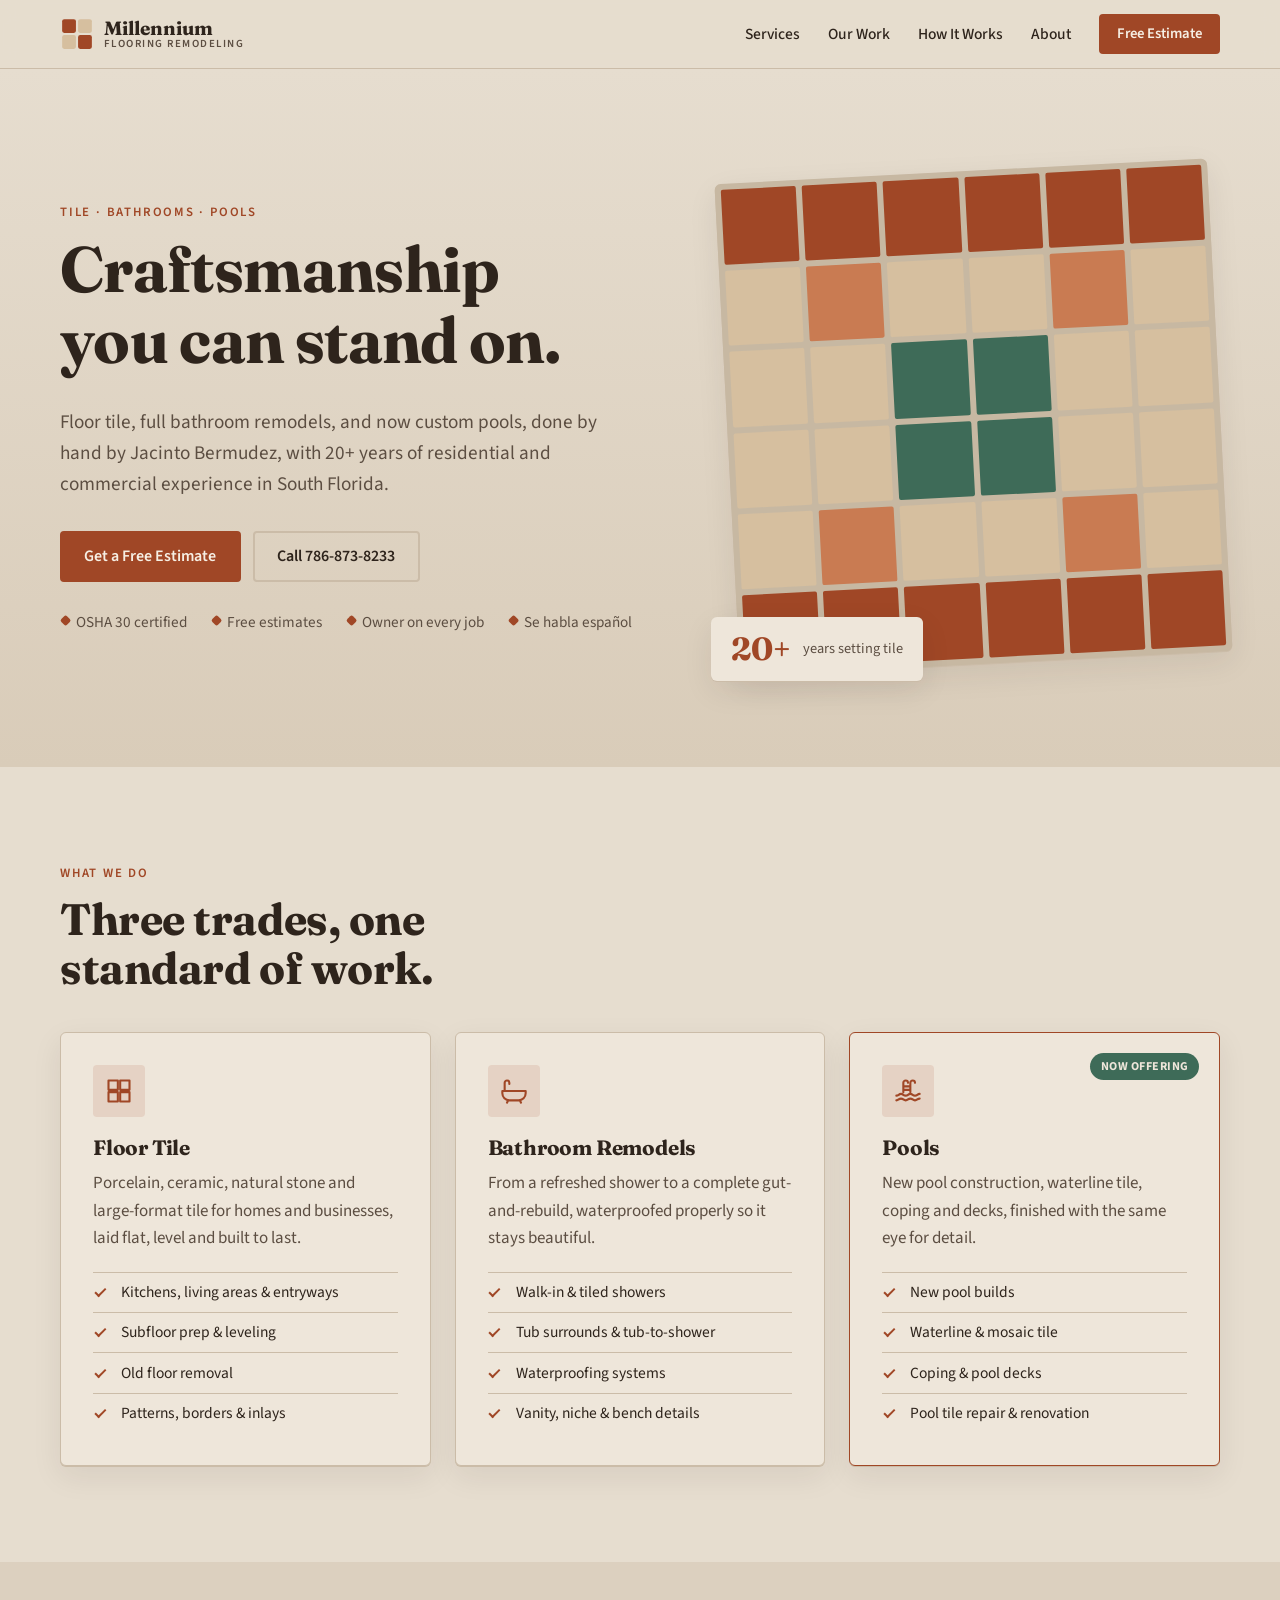
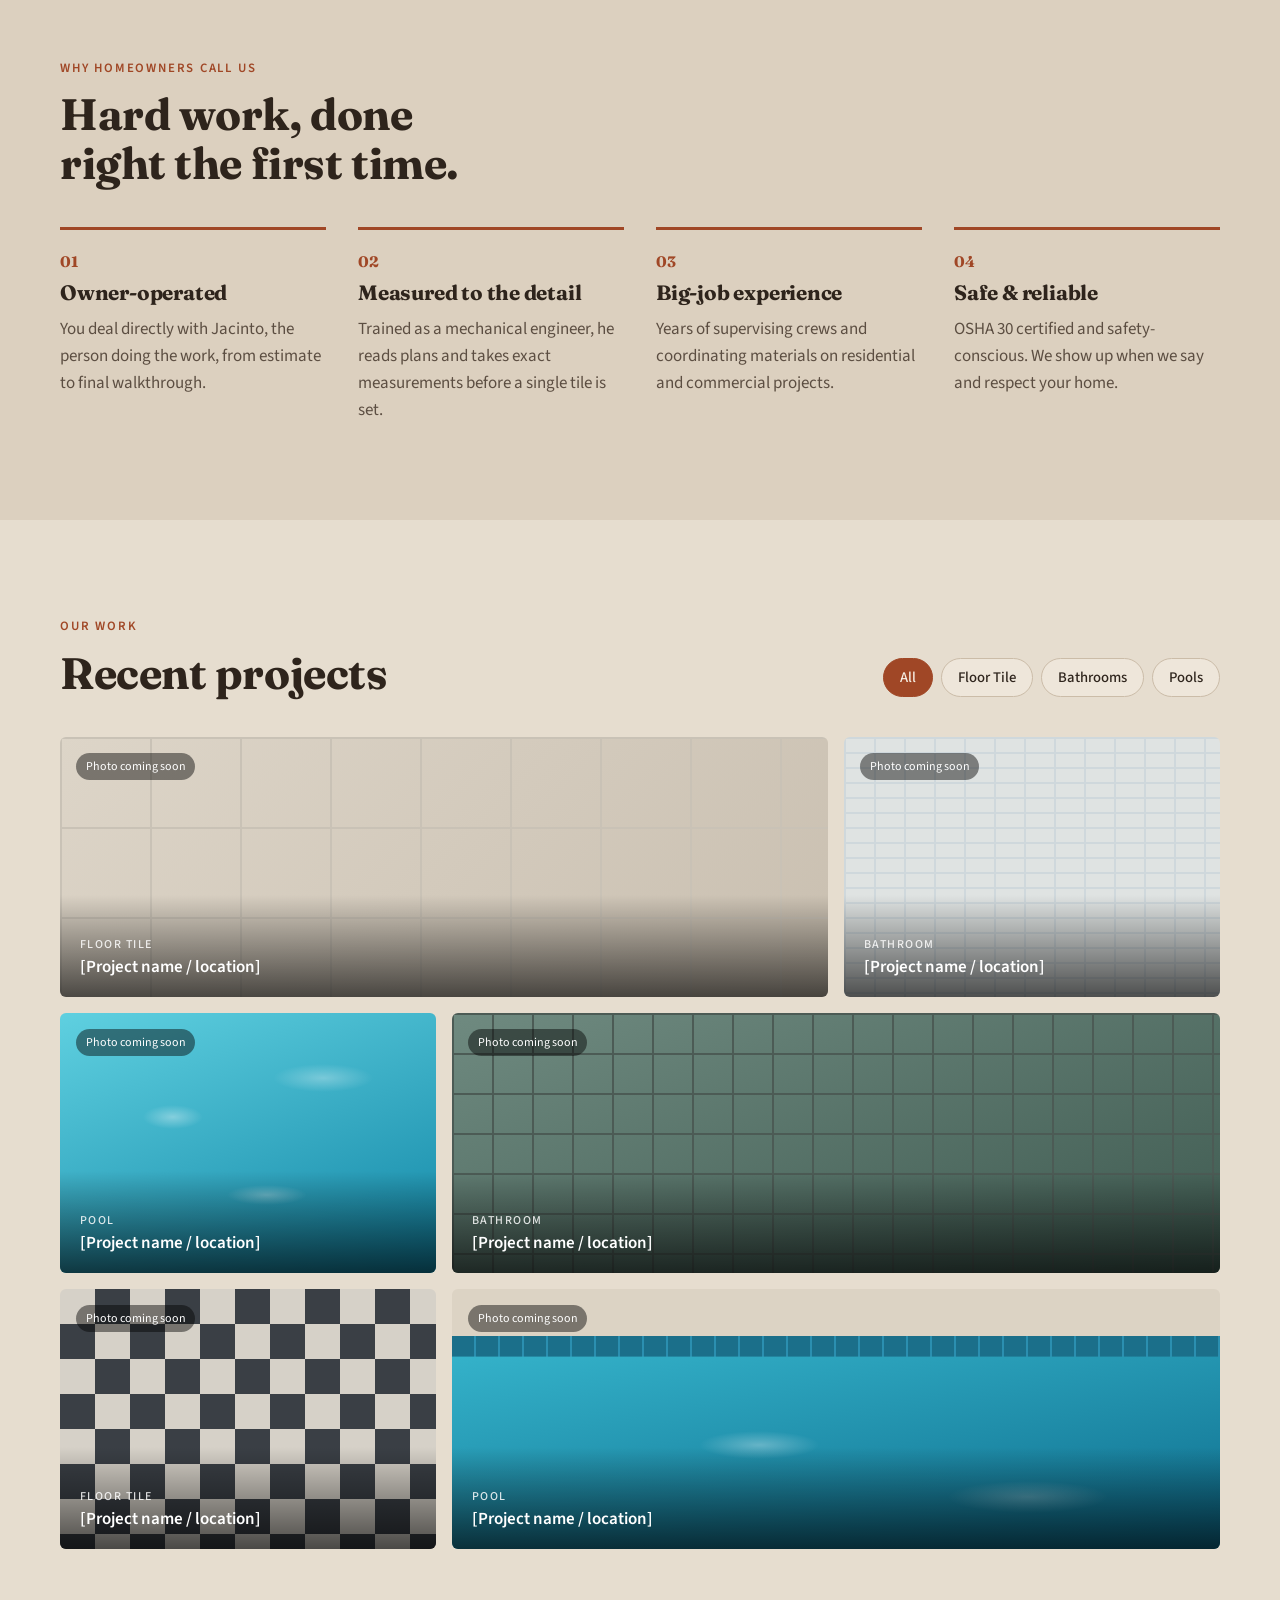
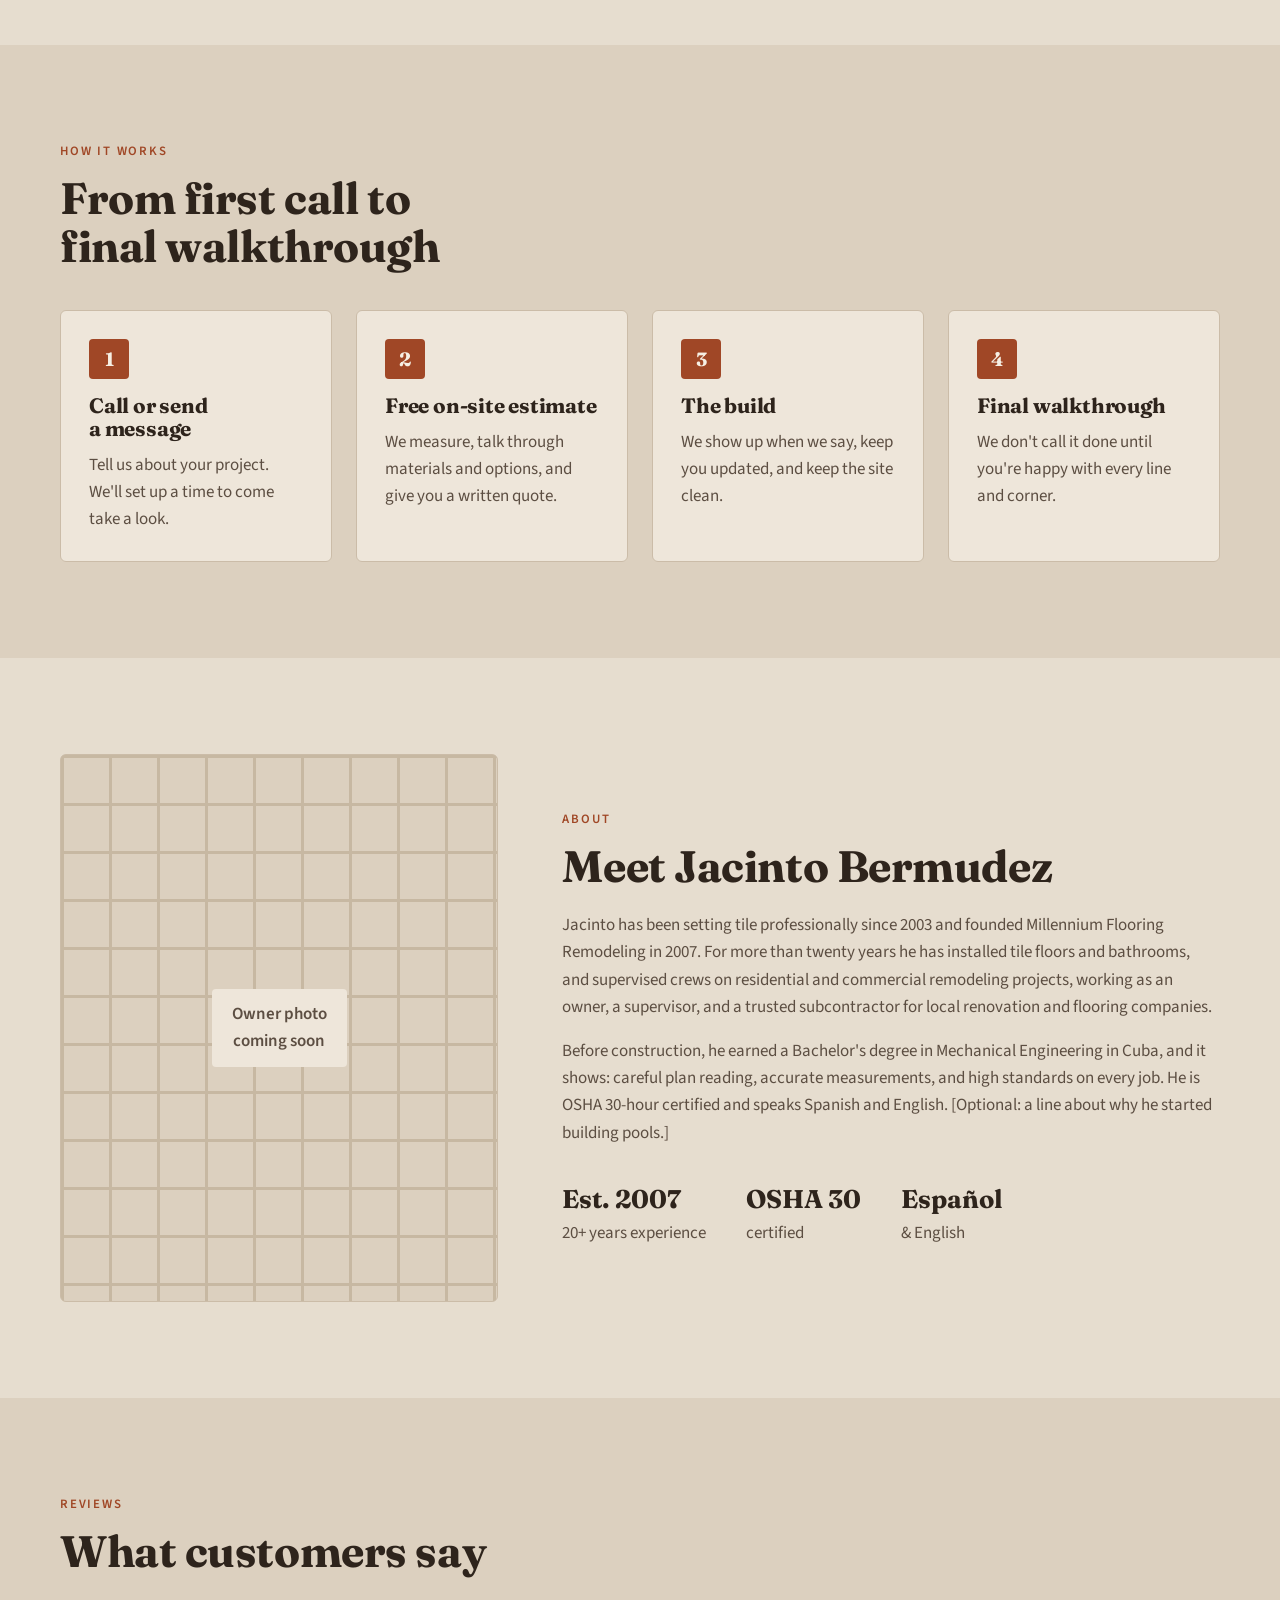
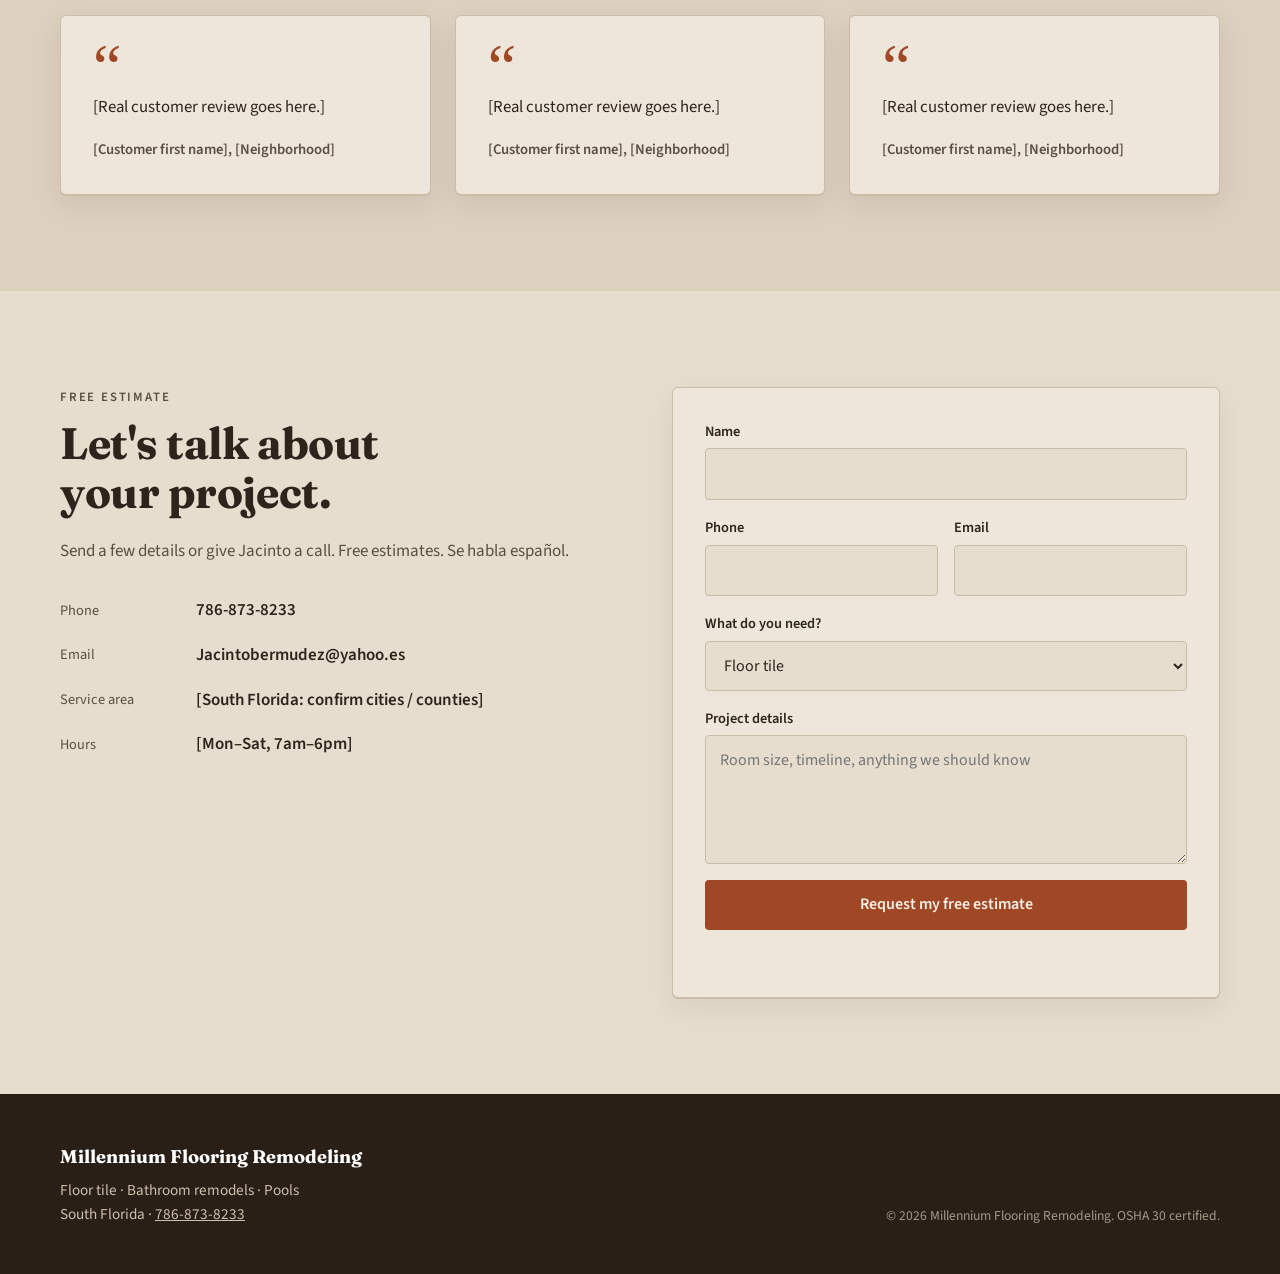
<file: index.html>
<!doctype html>
<!--
  Main site page.
  - Text in [square brackets] (wrapped in <span class="todo">) is placeholder content
    still waiting on real details. See CONTENT-NEEDED.md for the full checklist.
  - Highlight every placeholder:      index.html?todo
-->
<html lang="en">
<head>
  <meta charset="utf-8">
  <meta name="viewport" content="width=device-width, initial-scale=1">
  <title>Millennium Flooring Remodeling | Floor Tile, Bathrooms &amp; Pools</title>
  <meta name="description" content="Millennium Flooring Remodeling: professional floor tile installation, bathroom remodeling and pools by Jacinto Bermudez, 20+ years experience. Se habla español. Free estimates.">

  <link rel="preconnect" href="https://fonts.googleapis.com">
  <link rel="preconnect" href="https://fonts.gstatic.com" crossorigin>
  <link href="https://fonts.googleapis.com/css2?family=Fraunces:opsz,wght@9..144,600;9..144,700&family=Source+Sans+3:wght@400;600&display=swap" rel="stylesheet">
  <link rel="stylesheet" href="css/styles.css">
</head>
<body>
  <a class="skip-link" href="#main">Skip to content</a>

  <!-- ============ HEADER ============ -->
  <header class="site-header">
    <div class="container header-inner">
      <a class="brand" href="#top" aria-label="Home">
        <svg class="brand-mark" viewBox="0 0 32 32" aria-hidden="true">
          <rect x="2" y="2" width="13" height="13" rx="2"/>
          <rect x="17" y="2" width="13" height="13" rx="2" class="alt"/>
          <rect x="2" y="17" width="13" height="13" rx="2" class="alt"/>
          <rect x="17" y="17" width="13" height="13" rx="2"/>
        </svg>
        <span class="brand-name">Millennium<small>Flooring Remodeling</small></span>
      </a>

      <button class="nav-toggle" aria-expanded="false" aria-controls="site-nav">
        <span class="sr-only">Menu</span>
        <span class="bar"></span><span class="bar"></span><span class="bar"></span>
      </button>

      <nav id="site-nav" class="site-nav" aria-label="Main">
        <a href="#services">Services</a>
        <a href="#work">Our Work</a>
        <a href="#process">How It Works</a>
        <a href="#about">About</a>
        <a href="#contact" class="btn btn-small">Free Estimate</a>
      </nav>
    </div>
  </header>

  <main id="main">
    <!-- ============ HERO ============ -->
    <section class="hero" id="top">
      <div class="container hero-inner">
        <div class="hero-copy">
          <p class="eyebrow">Tile &middot; Bathrooms &middot; Pools</p>
          <h1>Craftsmanship you can stand on.</h1>
          <p class="lead">
            Floor tile, full bathroom remodels, and now custom pools, done by hand
            by Jacinto Bermudez, with 20+ years of residential and commercial
            experience in <span class="todo">South Florida</span>.
          </p>
          <div class="hero-actions">
            <a href="#contact" class="btn">Get a Free Estimate</a>
            <a href="tel:+17868738233" class="btn btn-ghost">Call 786-873-8233</a>
          </div>
          <ul class="trust">
            <li>OSHA 30 certified</li>
            <li>Free estimates</li>
            <li>Owner on every job</li>
            <li lang="es">Se habla español</li>
          </ul>
        </div>

        <div class="hero-art" aria-hidden="true">
          <div class="mosaic">
            <!-- 36 decorative tiles, colored in CSS -->
            <i></i><i></i><i></i><i></i><i></i><i></i>
            <i></i><i></i><i></i><i></i><i></i><i></i>
            <i></i><i></i><i></i><i></i><i></i><i></i>
            <i></i><i></i><i></i><i></i><i></i><i></i>
            <i></i><i></i><i></i><i></i><i></i><i></i>
            <i></i><i></i><i></i><i></i><i></i><i></i>
          </div>
          <div class="hero-badge">
            <strong>20+</strong>
            <span>years setting tile</span>
          </div>
        </div>
      </div>
    </section>

    <!-- ============ SERVICES ============ -->
    <section class="section" id="services">
      <div class="container">
        <header class="section-head">
          <p class="eyebrow">What we do</p>
          <h2>Three trades, one standard of work.</h2>
        </header>

        <div class="cards">
          <article class="card service">
            <div class="service-icon">
              <svg viewBox="0 0 24 24" aria-hidden="true"><path d="M3 3h8v8H3zM13 3h8v8h-8zM3 13h8v8H3zM13 13h8v8h-8z"/></svg>
            </div>
            <h3>Floor Tile</h3>
            <p>Porcelain, ceramic, natural stone and large-format tile for homes and businesses, laid flat, level and built to last.</p>
            <ul class="checklist">
              <li>Kitchens, living areas &amp; entryways</li>
              <li>Subfloor prep &amp; leveling</li>
              <li>Old floor removal</li>
              <li>Patterns, borders &amp; inlays</li>
            </ul>
          </article>

          <article class="card service">
            <div class="service-icon">
              <svg viewBox="0 0 24 24" aria-hidden="true"><path d="M4 12V5a2 2 0 0 1 4 0v1M2 12h20v2a6 6 0 0 1-6 6H8a6 6 0 0 1-6-6zM7 20l-1 2M17 20l1 2"/></svg>
            </div>
            <h3>Bathroom Remodels</h3>
            <p>From a refreshed shower to a complete gut-and-rebuild, waterproofed properly so it stays beautiful.</p>
            <ul class="checklist">
              <li>Walk-in &amp; tiled showers</li>
              <li>Tub surrounds &amp; tub-to-shower</li>
              <li>Waterproofing systems</li>
              <li>Vanity, niche &amp; bench details</li>
            </ul>
          </article>

          <article class="card service is-new">
            <span class="tag">Now offering</span>
            <div class="service-icon">
              <svg viewBox="0 0 24 24" aria-hidden="true"><path d="M2 16c2 0 2-1.5 4-1.5S8 16 10 16s2-1.5 4-1.5 2 1.5 4 1.5 2-1.5 4-1.5M2 20c2 0 2-1.5 4-1.5S8 20 10 20s2-1.5 4-1.5 2 1.5 4 1.5 2-1.5 4-1.5M8 13V5a2 2 0 0 1 4 0M14 13V5a2 2 0 0 1 4 0M8 8h6M8 11h6"/></svg>
            </div>
            <h3>Pools</h3>
            <p>New pool construction, waterline tile, coping and decks, finished with the same eye for detail.</p>
            <ul class="checklist">
              <li>New pool builds</li>
              <li>Waterline &amp; mosaic tile</li>
              <li>Coping &amp; pool decks</li>
              <li>Pool tile repair &amp; renovation</li>
            </ul>
          </article>
        </div>
      </div>
    </section>

    <!-- ============ WHY US ============ -->
    <section class="section section-alt">
      <div class="container why">
        <header class="section-head">
          <p class="eyebrow">Why homeowners call us</p>
          <h2>Hard work, done right the first time.</h2>
        </header>
        <div class="why-grid">
          <div class="why-item">
            <span class="why-num">01</span>
            <h3>Owner-operated</h3>
            <p>You deal directly with Jacinto, the person doing the work, from estimate to final walkthrough.</p>
          </div>
          <div class="why-item">
            <span class="why-num">02</span>
            <h3>Measured to the detail</h3>
            <p>Trained as a mechanical engineer, he reads plans and takes exact measurements before a single tile is set.</p>
          </div>
          <div class="why-item">
            <span class="why-num">03</span>
            <h3>Big-job experience</h3>
            <p>Years of supervising crews and coordinating materials on residential and commercial projects.</p>
          </div>
          <div class="why-item">
            <span class="why-num">04</span>
            <h3>Safe &amp; reliable</h3>
            <p>OSHA 30 certified and safety-conscious. We show up when we say and respect your home.</p>
          </div>
        </div>
      </div>
    </section>

    <!-- ============ GALLERY ============ -->
    <section class="section" id="work">
      <div class="container">
        <header class="section-head section-head-row">
          <div>
            <p class="eyebrow">Our work</p>
            <h2>Recent projects</h2>
          </div>
          <div class="filters" role="group" aria-label="Filter projects">
            <button class="filter is-active" data-filter="all">All</button>
            <button class="filter" data-filter="tile">Floor Tile</button>
            <button class="filter" data-filter="bath">Bathrooms</button>
            <button class="filter" data-filter="pool">Pools</button>
          </div>
        </header>

        <!-- TODO: replace placeholders with real photos, e.g.
             <img src="images/kitchen-floor.jpg" alt="Large-format porcelain kitchen floor"> -->
        <div class="gallery">
          <figure class="shot ph-tile wide" data-cat="tile">
            <figcaption><span class="shot-cat">Floor Tile</span><span class="todo">[Project name / location]</span></figcaption>
          </figure>
          <figure class="shot ph-bath" data-cat="bath">
            <figcaption><span class="shot-cat">Bathroom</span><span class="todo">[Project name / location]</span></figcaption>
          </figure>
          <figure class="shot ph-pool" data-cat="pool">
            <figcaption><span class="shot-cat">Pool</span><span class="todo">[Project name / location]</span></figcaption>
          </figure>
          <figure class="shot ph-bath-2 wide" data-cat="bath">
            <figcaption><span class="shot-cat">Bathroom</span><span class="todo">[Project name / location]</span></figcaption>
          </figure>
          <figure class="shot ph-tile-2" data-cat="tile">
            <figcaption><span class="shot-cat">Floor Tile</span><span class="todo">[Project name / location]</span></figcaption>
          </figure>
          <figure class="shot ph-pool-2 wide" data-cat="pool">
            <figcaption><span class="shot-cat">Pool</span><span class="todo">[Project name / location]</span></figcaption>
          </figure>
        </div>
      </div>
    </section>

    <!-- ============ PROCESS ============ -->
    <section class="section section-alt" id="process">
      <div class="container">
        <header class="section-head">
          <p class="eyebrow">How it works</p>
          <h2>From first call to final walkthrough</h2>
        </header>
        <ol class="steps">
          <li>
            <h3>Call or send a message</h3>
            <p>Tell us about your project. We'll set up a time to come take a look.</p>
          </li>
          <li>
            <h3>Free on-site estimate</h3>
            <p>We measure, talk through materials and options, and give you a written quote.</p>
          </li>
          <li>
            <h3>The build</h3>
            <p>We show up when we say, keep you updated, and keep the site clean.</p>
          </li>
          <li>
            <h3>Final walkthrough</h3>
            <p>We don't call it done until you're happy with every line and corner.</p>
          </li>
        </ol>
      </div>
    </section>

    <!-- ============ ABOUT ============ -->
    <section class="section" id="about">
      <div class="container about">
        <div class="about-photo" aria-label="Photo of Jacinto (coming soon)">
          <span>Owner photo<br>coming soon</span>
        </div>
        <div class="about-copy">
          <p class="eyebrow">About</p>
          <h2>Meet Jacinto Bermudez</h2>
          <p>
            Jacinto has been setting tile professionally since 2003 and founded Millennium Flooring Remodeling
            in 2007. For more than twenty years he has installed tile floors
            and bathrooms, and supervised crews on residential and commercial remodeling projects, working
            as an owner, a supervisor, and a trusted subcontractor for local renovation and flooring companies.
          </p>
          <p>
            Before construction, he earned a Bachelor's degree in Mechanical Engineering in Cuba, and it shows:
            careful plan reading, accurate measurements, and high standards on every job. He is OSHA 30-hour
            certified and speaks Spanish and English.
            <span class="todo">[Optional: a line about why he started building pools.]</span>
          </p>
          <ul class="facts">
            <li><strong>Est. 2007</strong> 20+ years experience</li>
            <li><strong>OSHA 30</strong> certified</li>
            <li><strong>Español</strong> &amp; English</li>
          </ul>
        </div>
      </div>
    </section>

    <!-- ============ REVIEWS ============ -->
    <section class="section section-alt">
      <div class="container">
        <header class="section-head">
          <p class="eyebrow">Reviews</p>
          <h2>What customers say</h2>
        </header>
        <!-- TODO: use real reviews only (with permission), e.g. copied from Google / Facebook / Yelp. -->
        <div class="cards reviews">
          <blockquote class="card review">
            <p><span class="todo">[Real customer review goes here.]</span></p>
            <footer><span class="todo">[Customer first name]</span>, <span class="todo">[Neighborhood]</span></footer>
          </blockquote>
          <blockquote class="card review">
            <p><span class="todo">[Real customer review goes here.]</span></p>
            <footer><span class="todo">[Customer first name]</span>, <span class="todo">[Neighborhood]</span></footer>
          </blockquote>
          <blockquote class="card review">
            <p><span class="todo">[Real customer review goes here.]</span></p>
            <footer><span class="todo">[Customer first name]</span>, <span class="todo">[Neighborhood]</span></footer>
          </blockquote>
        </div>
      </div>
    </section>

    <!-- ============ CONTACT ============ -->
    <section class="section contact-section" id="contact">
      <div class="container contact">
        <div class="contact-info">
          <p class="eyebrow">Free estimate</p>
          <h2>Let's talk about your project.</h2>
          <p>Send a few details or give Jacinto a call. Free estimates. Se habla español.</p>
          <dl class="contact-list">
            <div><dt>Phone</dt><dd><a href="tel:+17868738233">786-873-8233</a></dd></div>
            <div><dt>Email</dt><dd><a href="mailto:Jacintobermudez@yahoo.es">Jacintobermudez@yahoo.es</a></dd></div>
            <div><dt>Service area</dt><dd><span class="todo">[South Florida: confirm cities / counties]</span></dd></div>
            <div><dt>Hours</dt><dd><span class="todo">[Mon–Sat, 7am–6pm]</span></dd></div>
          </dl>
        </div>

        <!-- TODO: connect to a form service (e.g. Formspree / Netlify Forms) by setting action="" -->
        <form class="card contact-form" action="" method="post" novalidate>
          <div class="field">
            <label for="f-name">Name</label>
            <input id="f-name" name="name" autocomplete="name" required>
          </div>
          <div class="field-row">
            <div class="field">
              <label for="f-phone">Phone</label>
              <input id="f-phone" name="phone" type="tel" autocomplete="tel" required>
            </div>
            <div class="field">
              <label for="f-email">Email</label>
              <input id="f-email" name="email" type="email" autocomplete="email">
            </div>
          </div>
          <div class="field">
            <label for="f-service">What do you need?</label>
            <select id="f-service" name="service">
              <option>Floor tile</option>
              <option>Bathroom remodel</option>
              <option>Pool</option>
              <option>Something else</option>
            </select>
          </div>
          <div class="field">
            <label for="f-msg">Project details</label>
            <textarea id="f-msg" name="message" rows="4" placeholder="Room size, timeline, anything we should know"></textarea>
          </div>
          <button class="btn btn-block" type="submit">Request my free estimate</button>
          <p class="form-status" role="status" aria-live="polite"></p>
        </form>
      </div>
    </section>
  </main>

  <!-- ============ FOOTER ============ -->
  <footer class="site-footer">
    <div class="container footer-inner">
      <div>
        <strong>Millennium Flooring Remodeling</strong>
        <p>Floor tile &middot; Bathroom remodels &middot; Pools<br><span class="todo">South Florida</span> &middot; <a href="tel:+17868738233">786-873-8233</a></p>
      </div>
      <!-- TODO: add "Licensed & insured" + license # here once confirmed -->
      <p class="fine">&copy; <span data-year></span> Millennium Flooring Remodeling. OSHA 30 certified.</p>
    </div>
  </footer>

  <script src="js/main.js"></script>
</body>
</html>
</file>
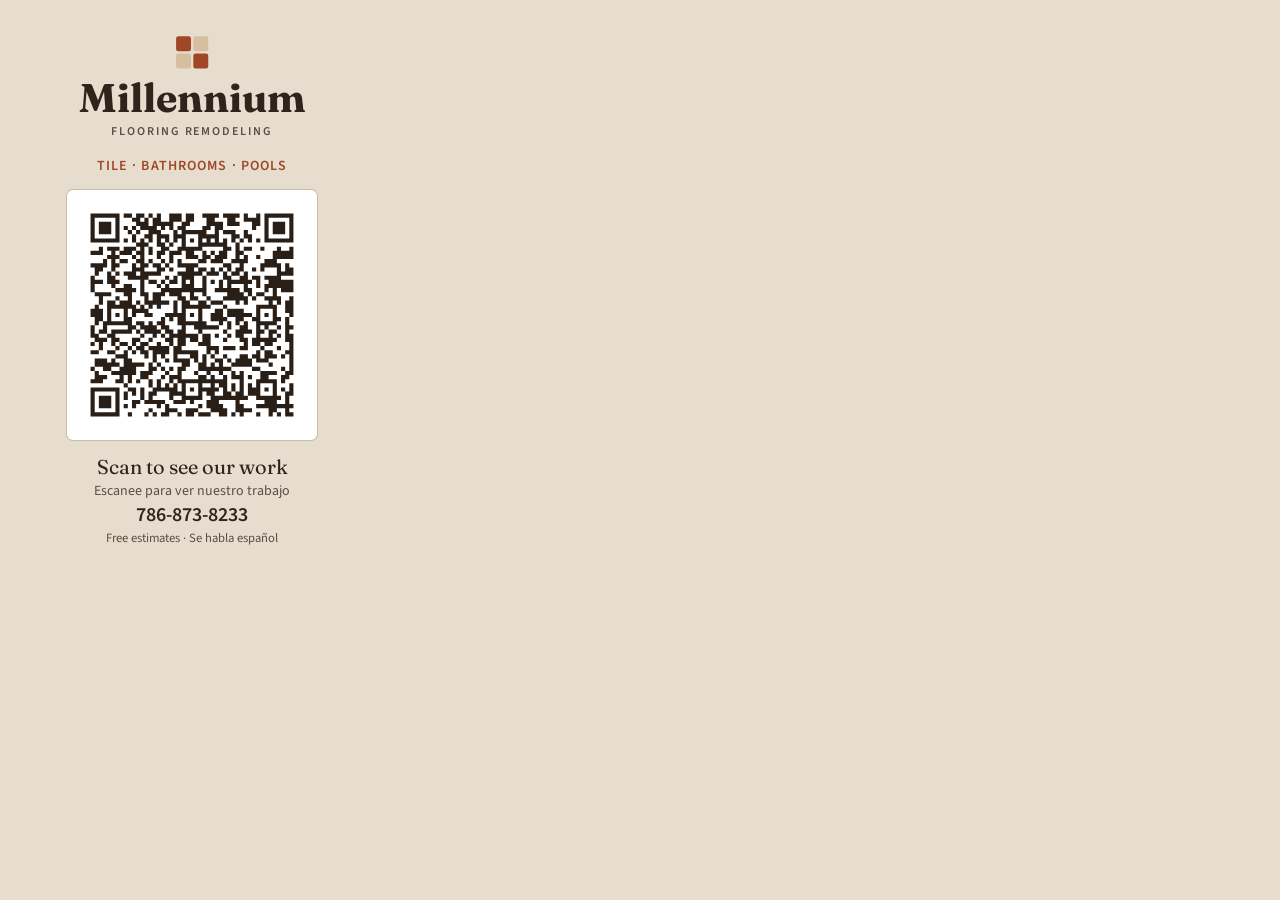
<file: marketing/qr-card.html>
<!doctype html>
<html lang="en">
<head>
<meta charset="utf-8">
<title>Millennium Flooring Remodeling QR card</title>
<link href="https://fonts.googleapis.com/css2?family=Fraunces:opsz,wght@9..144,700&family=Source+Sans+3:wght@400;600&display=swap" rel="stylesheet">
<style>
  @page { size: 4in 6in; margin: 0; }
  html, body { margin: 0; background: #e6ddcf; }
  .card {
    width: 4in; height: 6in; box-sizing: border-box;
    padding: 0.35in 0.35in 0.3in;
    background: #e6ddcf; color: #2e241c;
    font-family: "Source Sans 3", system-ui, sans-serif;
    display: flex; flex-direction: column; align-items: center; text-align: center;
  }
  .mark { width: 0.42in; height: 0.42in; margin-bottom: 0.08in; }
  .mark rect { fill: #a04726; } .mark rect.alt { fill: #d6bf9f; }
  h1 { font-family: "Fraunces", Georgia, serif; font-size: 30pt; line-height: 1; margin: 0; }
  .sub { font-weight: 600; font-size: 9pt; letter-spacing: 0.16em; text-transform: uppercase; color: #5c4e42; margin-top: 4pt; }
  .services { font-size: 10.5pt; color: #a04726; font-weight: 600; letter-spacing: 0.08em; text-transform: uppercase; margin: 12pt 0 10pt; }
  .qr { background: #fff; padding: 0.08in; border-radius: 6px; box-shadow: 0 0 0 1px #cbbca8; }
  .qr img { width: 2.45in; height: 2.45in; display: block; }
  .scan { font-family: "Fraunces", Georgia, serif; font-size: 15pt; margin: 10pt 0 2pt; }
  .scan-es { font-size: 10.5pt; color: #5c4e42; margin: 0; }
  .phone { margin-top: auto; font-weight: 600; font-size: 15pt; }
  .phone small { display: block; font-weight: 400; font-size: 9.5pt; color: #5c4e42; }
</style>
</head>
<body>
  <div class="card">
    <svg class="mark" viewBox="0 0 32 32" aria-hidden="true">
      <rect x="2" y="2" width="13" height="13" rx="2"/><rect x="17" y="2" width="13" height="13" rx="2" class="alt"/>
      <rect x="2" y="17" width="13" height="13" rx="2" class="alt"/><rect x="17" y="17" width="13" height="13" rx="2"/>
    </svg>
    <h1>Millennium</h1>
    <div class="sub">Flooring Remodeling</div>
    <div class="services">Tile · Bathrooms · Pools</div>
    <div class="qr"><img src="qr-code.svg" alt="QR code to the Millennium Flooring Remodeling website"></div>
    <p class="scan">Scan to see our work</p>
    <p class="scan-es">Escanee para ver nuestro trabajo</p>
    <div class="phone">786-873-8233<small>Free estimates · Se habla español</small></div>
  </div>
</body>
</html>
</file>
<file: css/styles.css>
/* =========================================================================
   Site styles: "Craftsman" design (warm, earthy, terracotta).
   All colors and fonts are variables in the :root block below.
   ========================================================================= */

:root {
  /* Softer, lower-glare palette: warm sand instead of near-white */
  --bg: #e6ddcf;
  --bg-alt: #dcd0bf;
  --surface: #eee6da;
  --ink: #2e241c;
  --muted: #5c4e42;
  --line: #cbbca8;
  --brand: #a04726;
  --brand-hover: #87391c;
  --brand-ink: #f6efe4;
  --accent: #3e6b58;
  --hero-bg: linear-gradient(180deg, #e6ddcf 0%, #d9ccb9 100%);
  --footer-bg: #2a1f17;
  --footer-ink: #cdbfae;

  --tile-1: #a04726;
  --tile-2: #c97b52;
  --tile-3: #d6bf9f;
  --tile-4: #ece3d5;
  --tile-5: #3e6b58;
  --grout: #c7b8a2;

  --font-head: "Fraunces", Georgia, serif;
  --font-body: "Source Sans 3", system-ui, sans-serif;
  --head-weight: 700;
  --head-transform: none;
  --head-spacing: -0.01em;
  --radius: 6px;
  --radius-small: 4px;
  --shadow: 0 1px 0 #cbbca8, 0 10px 30px rgb(42 31 23 / 0.08);
}

/* =========================================================================
   Base
   ========================================================================= */
*, *::before, *::after { box-sizing: border-box; }

html { scroll-behavior: smooth; scroll-padding-top: 80px; }

body {
  margin: 0;
  background: var(--bg);
  color: var(--ink);
  font-family: var(--font-body);
  font-size: 1.0625rem;
  line-height: 1.6;
  -webkit-font-smoothing: antialiased;
}

h1, h2, h3 {
  font-family: var(--font-head);
  font-weight: var(--head-weight);
  text-transform: var(--head-transform);
  letter-spacing: var(--head-spacing);
  line-height: 1.1;
  margin: 0 0 0.5em;
  text-wrap: balance;
}
h1 { font-size: clamp(2.4rem, 5.5vw, 4rem); }
h2 { font-size: clamp(1.9rem, 3.6vw, 2.75rem); }
h3 { font-size: 1.3rem; }

p { margin: 0 0 1em; }
a { color: var(--brand); }
img { max-width: 100%; display: block; }

.container {
  width: min(1160px, 100% - 2.5rem);
  margin-inline: auto;
}

.sr-only {
  position: absolute; width: 1px; height: 1px; overflow: hidden;
  clip: rect(0 0 0 0); white-space: nowrap;
}
.skip-link {
  position: absolute; left: -999px; top: 0.5rem;
  background: var(--brand); color: var(--brand-ink); padding: 0.5rem 1rem; z-index: 100;
}
.skip-link:focus { left: 0.5rem; }

.eyebrow {
  font-size: 0.8rem;
  font-weight: 600;
  letter-spacing: 0.14em;
  text-transform: uppercase;
  color: var(--brand);
  margin-bottom: 0.75rem;
}

/* Placeholder text. Invisible styling by default; ?todo in the URL highlights it. */
.show-todo .todo {
  background: #fff3a3;
  color: #5a4600;
  outline: 1px dashed #c9a800;
  border-radius: 3px;
}

/* =========================================================================
   Buttons
   ========================================================================= */
.btn {
  display: inline-flex;
  align-items: center;
  justify-content: center;
  gap: 0.4rem;
  padding: 0.85rem 1.4rem;
  border: 2px solid var(--brand);
  border-radius: var(--radius-small);
  background: var(--brand);
  color: var(--brand-ink);
  font: 600 1rem/1.2 var(--font-body);
  text-decoration: none;
  cursor: pointer;
  transition: background 0.15s, border-color 0.15s, transform 0.15s;
}
.btn:hover { background: var(--brand-hover); border-color: var(--brand-hover); }
.btn:active { transform: translateY(1px); }
.btn:focus-visible { outline: 3px solid var(--accent); outline-offset: 2px; }

.btn-ghost { background: transparent; color: var(--ink); border-color: var(--line); }
.btn-ghost:hover { background: var(--surface); border-color: var(--ink); }
.btn-small { padding: 0.55rem 1rem; font-size: 0.92rem; }
.btn-block { width: 100%; }

/* =========================================================================
   Header
   ========================================================================= */
.site-header {
  position: sticky;
  top: 0;
  z-index: 50;
  background: color-mix(in srgb, var(--bg) 88%, transparent);
  backdrop-filter: blur(10px);
  border-bottom: 1px solid var(--line);
}
.header-inner {
  display: flex;
  align-items: center;
  justify-content: space-between;
  min-height: 68px;
}
.brand {
  display: flex;
  align-items: center;
  gap: 0.6rem;
  color: var(--ink);
  text-decoration: none;
  font-family: var(--font-head);
  font-weight: var(--head-weight);
  text-transform: var(--head-transform);
  font-size: 1.2rem;
}
.brand-mark { width: 34px; height: 34px; flex: none; }
.brand-name { display: flex; flex-direction: column; line-height: 1.05; }
.brand-name small {
  font-family: var(--font-body);
  font-weight: 600;
  font-size: 0.68rem;
  letter-spacing: 0.14em;
  text-transform: uppercase;
  color: var(--muted);
}
.brand-mark rect { fill: var(--brand); }
.brand-mark rect.alt { fill: var(--tile-3); }

.site-nav { display: flex; align-items: center; gap: 1.75rem; }
.site-nav a:not(.btn) {
  color: var(--ink);
  text-decoration: none;
  font-weight: 500;
  font-size: 0.97rem;
}
.site-nav a:not(.btn):hover { color: var(--brand); }

.nav-toggle {
  display: none;
  background: none;
  border: 0;
  padding: 0.5rem;
  cursor: pointer;
}
.nav-toggle .bar {
  display: block;
  width: 24px; height: 2px;
  margin: 5px 0;
  background: var(--ink);
  transition: transform 0.2s, opacity 0.2s;
}
.nav-toggle[aria-expanded="true"] .bar:nth-child(2) { transform: translateY(7px) rotate(45deg); }
.nav-toggle[aria-expanded="true"] .bar:nth-child(3) { opacity: 0; }
.nav-toggle[aria-expanded="true"] .bar:nth-child(4) { transform: translateY(-7px) rotate(-45deg); }

@media (max-width: 820px) {
  .nav-toggle { display: block; }
  .site-nav {
    position: absolute;
    inset: 100% 0 auto 0;
    flex-direction: column;
    align-items: stretch;
    gap: 0;
    padding: 0.5rem 1.25rem 1.25rem;
    background: var(--bg);
    border-bottom: 1px solid var(--line);
    display: none;
  }
  .site-nav.is-open { display: flex; }
  .site-nav a:not(.btn) { padding: 0.85rem 0; border-bottom: 1px solid var(--line); }
  .site-nav .btn { margin-top: 1rem; }
}

/* =========================================================================
   Hero
   ========================================================================= */
.hero {
  background: var(--hero-bg);
  padding: clamp(3rem, 8vw, 6.5rem) 0;
  overflow: hidden;
}
.hero-inner {
  display: grid;
  grid-template-columns: 1.1fr 0.9fr;
  gap: clamp(2rem, 5vw, 4.5rem);
  align-items: center;
}
.lead { font-size: 1.2rem; color: var(--muted); max-width: 34rem; }
.hero-actions { display: flex; flex-wrap: wrap; gap: 0.75rem; margin: 2rem 0 1.75rem; }

.trust {
  list-style: none;
  padding: 0;
  margin: 0;
  display: flex;
  flex-wrap: wrap;
  gap: 0.5rem 1.5rem;
  color: var(--muted);
  font-size: 0.95rem;
}
.trust li::before {
  content: "";
  display: inline-block;
  width: 0.55em; height: 0.55em;
  margin-right: 0.5em;
  background: var(--brand);
  border-radius: 2px;
  transform: rotate(45deg) translateY(-2px);
}

.hero-art { position: relative; }
.mosaic {
  display: grid;
  grid-template-columns: repeat(6, 1fr);
  gap: 6px;
  padding: 6px;
  background: var(--grout);
  border-radius: var(--radius);
  box-shadow: var(--shadow);
  transform: rotate(-3deg);
  aspect-ratio: 1;
}
.mosaic i { border-radius: calc(var(--radius-small) / 2); background: var(--tile-4); }
/* hand-picked pattern so it reads like a laid tile design, not random noise */
.mosaic i:nth-child(6n+1), .mosaic i:nth-child(6n) { background: var(--tile-3); }
.mosaic i:nth-child(-n+6), .mosaic i:nth-child(n+31) { background: var(--tile-1); }
.mosaic i:nth-child(8), .mosaic i:nth-child(11), .mosaic i:nth-child(26), .mosaic i:nth-child(29) { background: var(--tile-2); }
.mosaic i:nth-child(15), .mosaic i:nth-child(16), .mosaic i:nth-child(21), .mosaic i:nth-child(22) { background: var(--tile-5); }
.mosaic i:nth-child(9), .mosaic i:nth-child(10), .mosaic i:nth-child(27), .mosaic i:nth-child(28),
.mosaic i:nth-child(14), .mosaic i:nth-child(20), .mosaic i:nth-child(17), .mosaic i:nth-child(23) { background: var(--tile-3); }

.hero-badge {
  position: absolute;
  left: -1rem;
  bottom: -1rem;
  display: flex;
  align-items: center;
  gap: 0.75rem;
  padding: 1rem 1.25rem;
  background: var(--surface);
  border-radius: var(--radius);
  box-shadow: var(--shadow);
  font-size: 0.9rem;
  color: var(--muted);
  line-height: 1.25;
  max-width: 14rem;
}
.hero-badge strong {
  font-family: var(--font-head);
  font-size: 2rem;
  color: var(--brand);
  line-height: 1;
}

@media (max-width: 900px) {
  .hero-inner { grid-template-columns: 1fr; }
  .hero-art { max-width: 380px; margin: 1rem auto 0; width: 85%; }
}

/* =========================================================================
   Sections & cards
   ========================================================================= */
.section { padding: clamp(3.5rem, 8vw, 6rem) 0; }
.section-alt { background: var(--bg-alt); }
.section-head { max-width: 40rem; margin-bottom: 2.5rem; }
.section-head-row {
  max-width: none;
  display: flex;
  flex-wrap: wrap;
  align-items: end;
  justify-content: space-between;
  gap: 1rem 2rem;
}
.section-head-row h2 { margin-bottom: 0; }

.cards {
  display: grid;
  grid-template-columns: repeat(auto-fit, minmax(280px, 1fr));
  gap: 1.5rem;
}
.card {
  position: relative;
  background: var(--surface);
  border: 1px solid var(--line);
  border-radius: var(--radius);
  padding: 2rem;
  box-shadow: var(--shadow);
}
.service p { color: var(--muted); }
.service-icon {
  width: 52px; height: 52px;
  display: grid; place-items: center;
  margin-bottom: 1.25rem;
  border-radius: var(--radius-small);
  background: color-mix(in srgb, var(--brand) 12%, transparent);
}
.service-icon svg {
  width: 28px; height: 28px;
  fill: none; stroke: var(--brand); stroke-width: 1.8;
  stroke-linecap: round; stroke-linejoin: round;
}
.is-new { border-color: var(--brand); }
.tag {
  position: absolute;
  top: 1.25rem; right: 1.25rem;
  padding: 0.25rem 0.65rem;
  background: var(--accent);
  color: var(--surface);
  border-radius: 999px;
  font-size: 0.75rem;
  font-weight: 700;
  letter-spacing: 0.04em;
  text-transform: uppercase;
}

.checklist { list-style: none; padding: 0; margin: 1.25rem 0 0; }
.checklist li {
  position: relative;
  padding: 0.45rem 0 0.45rem 1.75rem;
  border-top: 1px solid var(--line);
  font-size: 0.97rem;
}
.checklist li::before {
  content: "";
  position: absolute;
  left: 0.1rem; top: 0.95rem;
  width: 0.7rem; height: 0.4rem;
  border-left: 2px solid var(--brand);
  border-bottom: 2px solid var(--brand);
  transform: rotate(-45deg);
}

/* Why us */
.why-grid {
  display: grid;
  grid-template-columns: repeat(auto-fit, minmax(230px, 1fr));
  gap: 2rem;
}
.why-item { border-top: 3px solid var(--brand); padding-top: 1.25rem; }
.why-item p { color: var(--muted); margin: 0; }
.why-num {
  display: block;
  font-family: var(--font-head);
  font-weight: var(--head-weight);
  color: var(--brand);
  font-size: 0.95rem;
  margin-bottom: 0.5rem;
}

/* =========================================================================
   Gallery (placeholders drawn in CSS until real photos arrive)
   ========================================================================= */
.filters { display: flex; flex-wrap: wrap; gap: 0.5rem; }
.filter {
  padding: 0.5rem 1rem;
  border: 1px solid var(--line);
  border-radius: 999px;
  background: var(--surface);
  color: var(--ink);
  font: 500 0.92rem var(--font-body);
  cursor: pointer;
}
.filter:hover { border-color: var(--brand); }
.filter.is-active { background: var(--brand); border-color: var(--brand); color: var(--brand-ink); }

.gallery {
  display: grid;
  grid-template-columns: repeat(3, 1fr);
  grid-auto-rows: 260px;
  gap: 1rem;
}
.shot {
  position: relative;
  margin: 0;
  border-radius: var(--radius);
  overflow: hidden;
  background-color: var(--bg-alt);
}
.shot.wide { grid-column: span 2; }
.shot.is-hidden { display: none; }
.shot img { width: 100%; height: 100%; object-fit: cover; }
.shot figcaption {
  position: absolute;
  inset: auto 0 0 0;
  padding: 2.5rem 1.25rem 1rem;
  background: linear-gradient(transparent, rgb(0 0 0 / 0.65));
  color: #fff;
  font-weight: 600;
  display: flex;
  flex-direction: column;
}
.shot-cat {
  font-size: 0.75rem;
  letter-spacing: 0.12em;
  text-transform: uppercase;
  opacity: 0.85;
  font-weight: 500;
}
.shot::after {
  content: "Photo coming soon";
  position: absolute;
  top: 1rem; left: 1rem;
  padding: 0.25rem 0.6rem;
  background: rgb(0 0 0 / 0.45);
  color: #fff;
  font-size: 0.75rem;
  border-radius: 999px;
}
.shot:has(img)::after { display: none; }

/* Placeholder patterns */
.ph-tile {
  background:
    linear-gradient(90deg, #c9c2b6 2px, transparent 2px) 0 0 / 90px 90px,
    linear-gradient(#c9c2b6 2px, transparent 2px) 0 0 / 90px 90px,
    linear-gradient(135deg, #ddd5c8, #c9bfb0);
}
.ph-tile-2 {
  background:
    conic-gradient(#3a3f45 25%, #d6d1c8 0 50%, #3a3f45 0 75%, #d6d1c8 0) 0 0 / 70px 70px;
}
.ph-bath {
  background:
    linear-gradient(90deg, #cfd8dc 2px, transparent 2px) 0 0 / 60px 30px,
    linear-gradient(90deg, #cfd8dc 2px, transparent 2px) 30px 15px / 60px 30px,
    linear-gradient(#cfd8dc 2px, transparent 2px) 0 0 / 60px 15px,
    #dfe3e2;
}
.ph-bath-2 {
  background:
    linear-gradient(90deg, #4c5b55 2px, transparent 2px) 0 0 / 40px 40px,
    linear-gradient(#4c5b55 2px, transparent 2px) 0 0 / 40px 40px,
    linear-gradient(160deg, #6f8a80, #3e5a50);
}
.ph-pool {
  background:
    radial-gradient(ellipse 30px 12px at 30% 40%, rgb(255 255 255 / 0.35), transparent),
    radial-gradient(ellipse 50px 14px at 70% 25%, rgb(255 255 255 / 0.3), transparent),
    radial-gradient(ellipse 40px 10px at 55% 70%, rgb(255 255 255 / 0.3), transparent),
    linear-gradient(160deg, #5fd0e0, #1186a6);
}
.ph-pool-2 {
  background:
    linear-gradient(#dcd3c4 0 18%, transparent 18%),
    repeating-linear-gradient(90deg, #1b6f8a 0 22px, #2b8fb0 22px 24px) 0 0 / 100% 26% no-repeat,
    radial-gradient(ellipse 60px 14px at 40% 60%, rgb(255 255 255 / 0.3), transparent),
    radial-gradient(ellipse 80px 16px at 75% 80%, rgb(255 255 255 / 0.25), transparent),
    linear-gradient(170deg, #3cc0d6, #0d6c8c);
}

@media (max-width: 820px) {
  .gallery { grid-template-columns: repeat(2, 1fr); grid-auto-rows: 200px; }
  .shot.wide { grid-column: auto; }
}
@media (max-width: 540px) {
  .gallery { grid-template-columns: 1fr; }
}

/* =========================================================================
   Process steps
   ========================================================================= */
.steps {
  list-style: none;
  counter-reset: step;
  padding: 0;
  margin: 0;
  display: grid;
  grid-template-columns: repeat(auto-fit, minmax(220px, 1fr));
  gap: 1.5rem;
}
.steps li {
  counter-increment: step;
  background: var(--surface);
  border: 1px solid var(--line);
  border-radius: var(--radius);
  padding: 1.75rem;
}
.steps li::before {
  content: counter(step);
  display: grid;
  place-items: center;
  width: 2.5rem; height: 2.5rem;
  margin-bottom: 1rem;
  border-radius: var(--radius-small);
  background: var(--brand);
  color: var(--brand-ink);
  font-family: var(--font-head);
  font-weight: var(--head-weight);
  font-size: 1.2rem;
}
.steps p { color: var(--muted); margin: 0; }

/* =========================================================================
   About
   ========================================================================= */
.about {
  display: grid;
  grid-template-columns: 0.8fr 1.2fr;
  gap: clamp(2rem, 5vw, 4rem);
  align-items: center;
}
.about-photo {
  aspect-ratio: 4 / 5;
  border-radius: var(--radius);
  background:
    linear-gradient(90deg, var(--grout) 3px, transparent 3px) 0 0 / 48px 48px,
    linear-gradient(var(--grout) 3px, transparent 3px) 0 0 / 48px 48px,
    var(--bg-alt);
  display: grid;
  place-items: center;
  text-align: center;
  color: var(--muted);
  font-weight: 600;
  border: 1px solid var(--line);
}
.about-photo span { background: var(--surface); padding: 0.75rem 1.25rem; border-radius: var(--radius-small); }
.about-copy > p:not(.eyebrow) { color: var(--muted); }
.facts {
  list-style: none;
  padding: 0;
  margin: 2rem 0 0;
  display: flex;
  flex-wrap: wrap;
  gap: 1rem 2.5rem;
  color: var(--muted);
}
.facts strong {
  display: block;
  font-family: var(--font-head);
  font-size: 1.6rem;
  color: var(--ink);
}
@media (max-width: 820px) {
  .about { grid-template-columns: 1fr; }
  .about-photo { max-width: 360px; aspect-ratio: 1; }
}

/* =========================================================================
   Reviews
   ========================================================================= */
.review { margin: 0; }
.review::before {
  content: "\201C";
  display: block;
  font-family: Georgia, serif;
  font-size: 4rem;
  line-height: 0.6;
  color: var(--brand);
  margin-bottom: 0.5rem;
}
.review p { font-size: 1.05rem; }
.review footer { color: var(--muted); font-size: 0.92rem; font-weight: 600; }

/* =========================================================================
   Contact
   ========================================================================= */
.contact {
  display: grid;
  grid-template-columns: 1fr 1fr;
  gap: clamp(2rem, 5vw, 4rem);
  align-items: start;
}
.contact-info > p { color: var(--muted); }
.contact-list { margin: 2rem 0 0; display: grid; gap: 1.1rem; }
.contact-list div { display: grid; grid-template-columns: 7.5rem 1fr; gap: 1rem; }
.contact-list dt { color: var(--muted); font-size: 0.9rem; padding-top: 0.1rem; }
.contact-list dd { margin: 0; font-weight: 600; }
.contact-list a { color: var(--ink); text-decoration: none; }
.contact-list a:hover { color: var(--brand); }

.field { display: grid; gap: 0.35rem; margin-bottom: 1rem; }
.field-row { display: grid; grid-template-columns: 1fr 1fr; gap: 1rem; }
.field label { font-size: 0.9rem; font-weight: 600; }
.field input, .field select, .field textarea {
  width: 100%;
  padding: 0.75rem 0.9rem;
  border: 1px solid var(--line);
  border-radius: var(--radius-small);
  background: var(--bg);
  color: var(--ink);
  font: inherit;
  font-size: 1rem;
}
.field input:focus, .field select:focus, .field textarea:focus {
  outline: 2px solid var(--brand);
  outline-offset: 1px;
  border-color: transparent;
}
.field .is-invalid { border-color: #c0392b; }
.form-status { margin: 0.75rem 0 0; font-size: 0.95rem; color: var(--muted); min-height: 1.5em; }

@media (max-width: 820px) {
  .contact { grid-template-columns: 1fr; }
}
@media (max-width: 480px) {
  .field-row { grid-template-columns: 1fr; gap: 0; }
  .contact-list div { grid-template-columns: 1fr; gap: 0.1rem; }
}

/* =========================================================================
   Footer
   ========================================================================= */
.site-footer {
  background: var(--footer-bg);
  color: var(--footer-ink);
  padding: 3rem 0;
  font-size: 0.95rem;
}
.site-footer strong { color: #fff; font-family: var(--font-head); font-size: 1.15rem; text-transform: var(--head-transform); }
.footer-inner {
  display: flex;
  flex-wrap: wrap;
  justify-content: space-between;
  align-items: end;
  gap: 1.5rem;
}
.footer-inner p { margin: 0.4rem 0 0; }
.fine { opacity: 0.75; font-size: 0.85rem; }
.site-footer a { color: inherit; }

@media (prefers-reduced-motion: reduce) {
  html { scroll-behavior: auto; }
  * { transition: none !important; }
}
</file>
